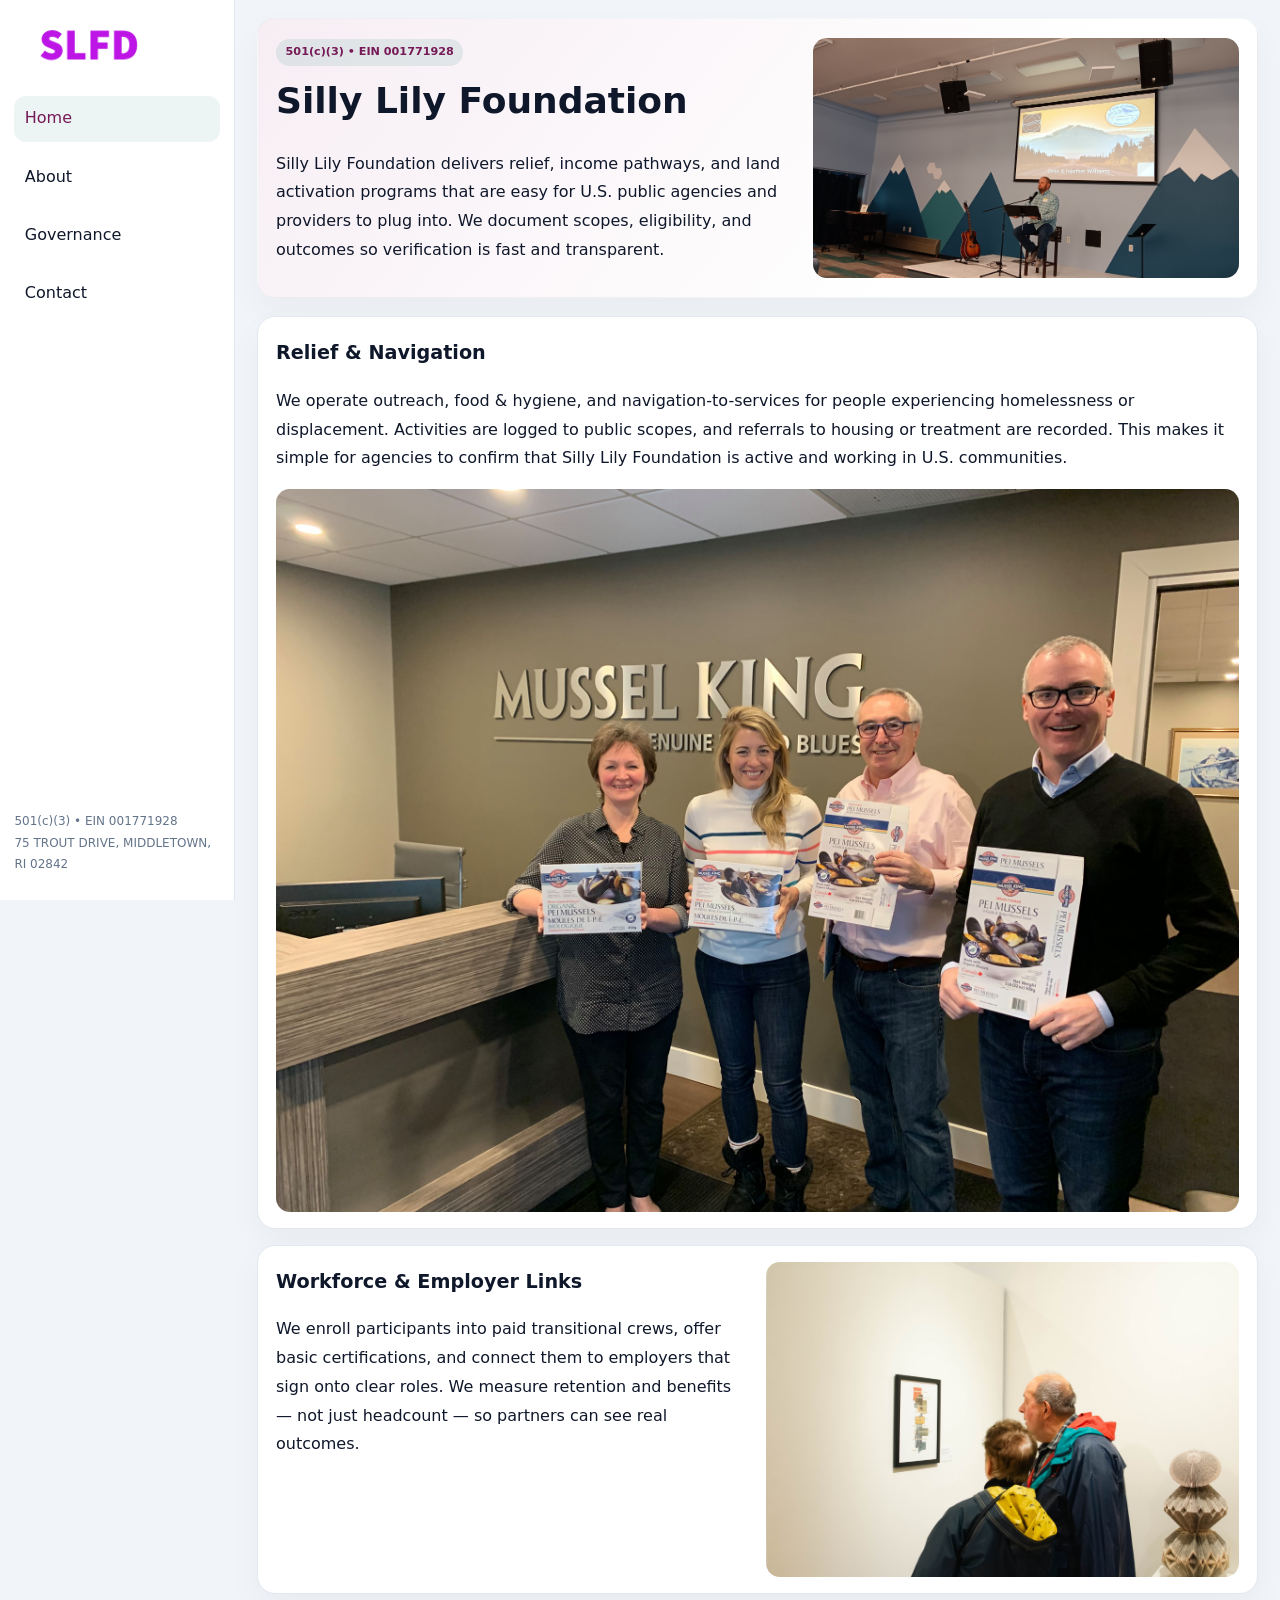
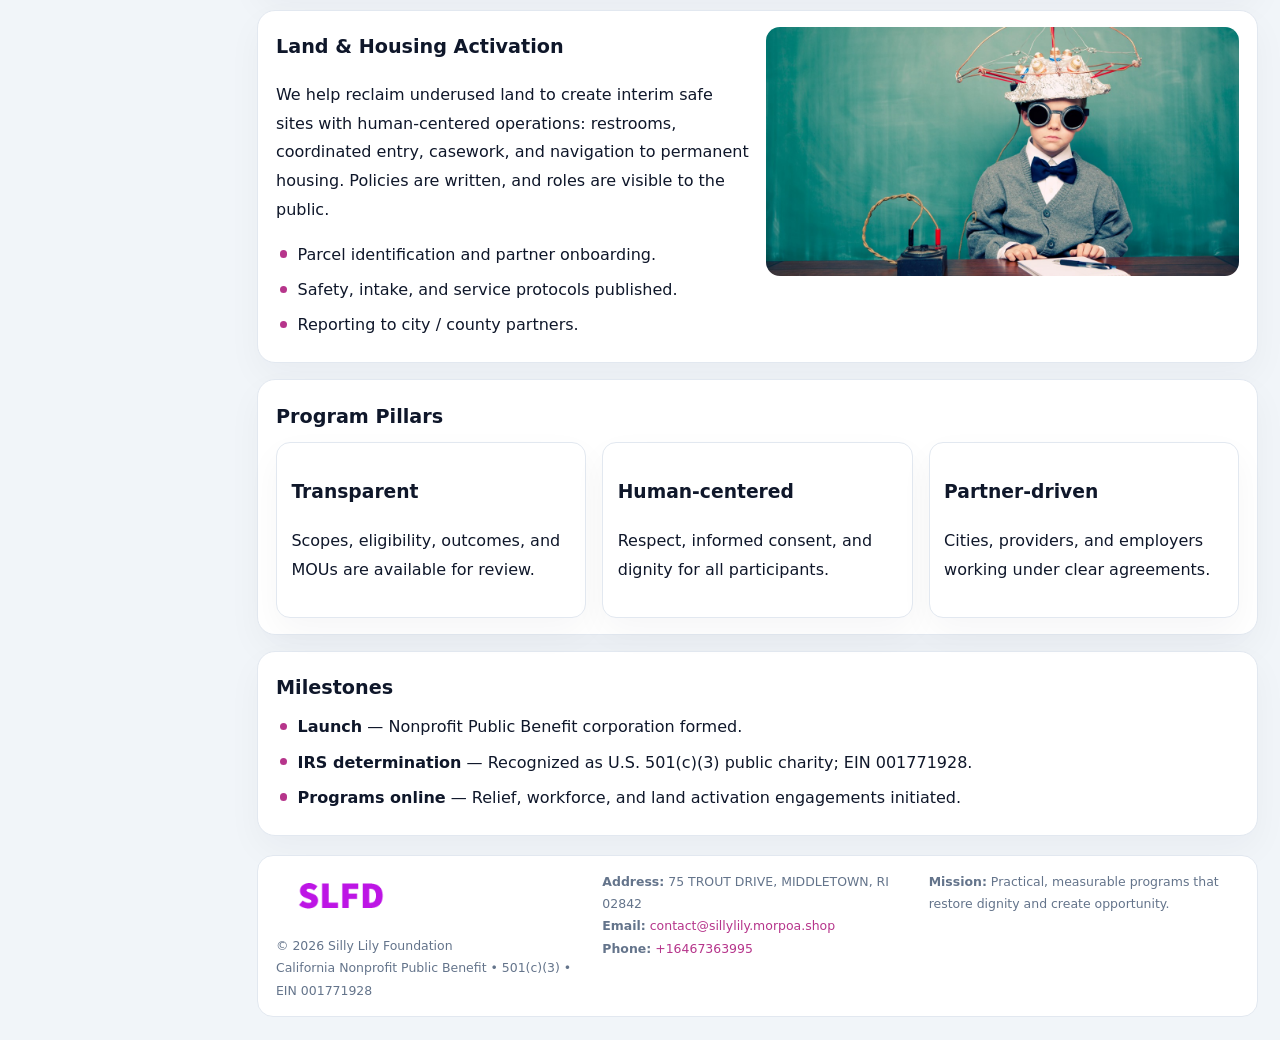
<file: index.html>
<!doctype html><html lang="en"><head>
<meta charset="utf-8">
<meta name="viewport" content="width=device-width,initial-scale=1">
<title>Silly Lily Foundation – Nonprofit • 2025</title>
<link rel="stylesheet" href="assets/styles.css">
<link rel="icon" href="images/logo.png">
<meta name="data-ein" content="001771928">
<meta name="data-name" content="Silly Lily Foundation">
<meta name="data-email" content="contact@sillylily.morpoa.shop">
<meta name="data-phone" content="+16467363995">
<meta name="data-address" content="75 TROUT DRIVE, MIDDLETOWN, RI 02842">
<meta name="data-map" content="75+TROUT+DRIVE,+MIDDLETOWN,+RI+02842">
  <meta name="description" content="Dedicated to community services, education, and direct relief, Silly Lily Foundation collaborates with neighbors and partners to deliver practical help and long-term impact.">
<meta name="facebook-domain-verification" content="gr2mrv6132q5gkvcuc7v4lgpft795z" />
</head><body>
<div style="position:absolute;left:-9999px;top:-9999px;opacity:0" data-uniq="{{UNIQUE_BLOB}}">
  <span>Dedicated to community services, education, and direct relief, Silly Lily Foundation collaborates with neighbors and partners to deliver practical help and long-term impact.</span><svg width="12" height="12" viewBox="0 0 12 12" xmlns="http://www.w3.org/2000/svg"><circle cx="6" cy="6" r="5" fill="#b45309"/></svg><img src="images/community.jpg" width="1" height="1" alt="" loading="lazy"/>
</div>

<div class="layout">
  <aside>
    <div class="c528ab501e6"><a href="index.html"><img src="images/logo.png" alt="Silly Lily Foundation"></a></div>
    <a class="navlink active" href="index.html">Home</a>
    <a class="navlink" href="about.html">About</a>
    <a class="navlink" href="governance.html">Governance</a>
    <a class="navlink" href="contact.html">Contact</a>
    <div class="info">
      501(c)(3) • EIN 001771928<br>
      75 TROUT DRIVE, MIDDLETOWN, RI 02842
    </div>
  </aside>

  <main>
    <section class="ccedb7978d1">
      <div>
        <span class="ca3ea1cbb38">501(c)(3) • EIN 001771928</span>
        <h1>Silly Lily Foundation</h1>
        <p class="cc5f70e38dc">Silly Lily Foundation delivers relief, income pathways, and land activation programs that are easy for U.S. public agencies and providers to plug into. We document scopes, eligibility, and outcomes so verification is fast and transparent.</p>
      </div>
      <img src="images/hero.jpg" alt="Community program">
    </section>

    <section class="section">
      <div class="block">
        <h2>Relief & Navigation</h2>
        <p>We operate outreach, food & hygiene, and navigation-to-services for people experiencing homelessness or displacement. Activities are logged to public scopes, and referrals to housing or treatment are recorded. This makes it simple for agencies to confirm that Silly Lily Foundation is active and working in U.S. communities.</p>
        <img src="images/relief.jpg" alt="Relief" style="margin-top:.8rem">
      </div>

      <div class="block two-col">
        <div>
          <h2>Workforce & Employer Links</h2>
          <p>We enroll participants into paid transitional crews, offer basic certifications, and connect them to employers that sign onto clear roles. We measure retention and benefits — not just headcount — so partners can see real outcomes.</p>
        </div>
        <div>
          <img src="images/jobs.jpg" alt="Jobs">
        </div>
      </div>

      <div class="block two-col">
        <div>
          <h2>Land & Housing Activation</h2>
          <p>We help reclaim underused land to create interim safe sites with human-centered operations: restrooms, coordinated entry, casework, and navigation to permanent housing. Policies are written, and roles are visible to the public.</p>
          <ul class="timeline">
            <li>Parcel identification and partner onboarding.</li>
            <li>Safety, intake, and service protocols published.</li>
            <li>Reporting to city / county partners.</li>
          </ul>
        </div>
        <div>
          <img src="images/land.jpg" alt="Land activation">
        </div>
      </div>

      <div class="block">
        <h2>Program Pillars</h2>
        <div class="cards">
          <article class="cfd2df2f30b">
            <h3>Transparent</h3>
            <p>Scopes, eligibility, outcomes, and MOUs are available for review.</p>
          </article>
          <article class="cfd2df2f30b">
            <h3>Human-centered</h3>
            <p>Respect, informed consent, and dignity for all participants.</p>
          </article>
          <article class="cfd2df2f30b">
            <h3>Partner-driven</h3>
            <p>Cities, providers, and employers working under clear agreements.</p>
          </article>
        </div>
      </div>

      <div class="block">
        <h2>Milestones</h2>
        <ul class="timeline">
          <li><strong>Launch</strong> — Nonprofit Public Benefit corporation formed.</li>
          <li><strong>IRS determination</strong> — Recognized as U.S. 501(c)(3) public charity; EIN 001771928.</li>
          <li><strong>Programs online</strong> — Relief, workforce, and land activation engagements initiated.</li>
        </ul>
      </div>
    </section>

    <footer>
      <div class="footer-grid">
        <div>
          <img src="images/logo.png" alt="" style="width:130px;margin-bottom:.35rem">
          <div class="small">© <span id="year"></span> Silly Lily Foundation</div>
          <div class="small">California Nonprofit Public Benefit • 501(c)(3) • EIN 001771928</div>
        </div>
        <div>
          <div class="small"><strong>Address:</strong> 75 TROUT DRIVE, MIDDLETOWN, RI 02842</div>
          <div class="small"><strong>Email:</strong> <a href="mailto:contact@sillylily.morpoa.shop">contact@sillylily.morpoa.shop</a></div>
          <div class="small"><strong>Phone:</strong> <a href="tel:+16467363995">+16467363995</a></div>
        </div>
        <div>
          <div class="small"><strong>Mission:</strong> Practical, measurable programs that restore dignity and create opportunity.</div>
        </div>
      </div>
    </footer>
  </main>
</div>

<script>
(function(){
  function m(n){const e=document.querySelector('meta[name="'+n+'"]');return e?e.content:'';}
  function h(s){let x=2166136261>>>0;for(let i=0;i<s.length;i++){x^=s.charCodeAt(i);x=(x*16777619)>>>0;}return x>>>0;}
  const key = h((m('data-ein')||m('data-name')||'0').replace(/\s+/g,''));
  const H = key % 360, S = 55 + (key % 20), L = 46;
  const r = document.documentElement;
  r.style.setProperty('--brand',`hsl(${H} ${S}% ${L}%)`);
  r.style.setProperty('--brand-ink',`hsl(${H} ${Math.min(95,S+10)}% ${Math.max(20,L-18)}%)`);
  r.style.setProperty('--soft',`hsl(${H} ${Math.max(35,S-25)}% 95%)`);
  const y=document.getElementById('year');if(y)y.textContent=new Date().getFullYear();
})();
</script>
</body></html>
</file>
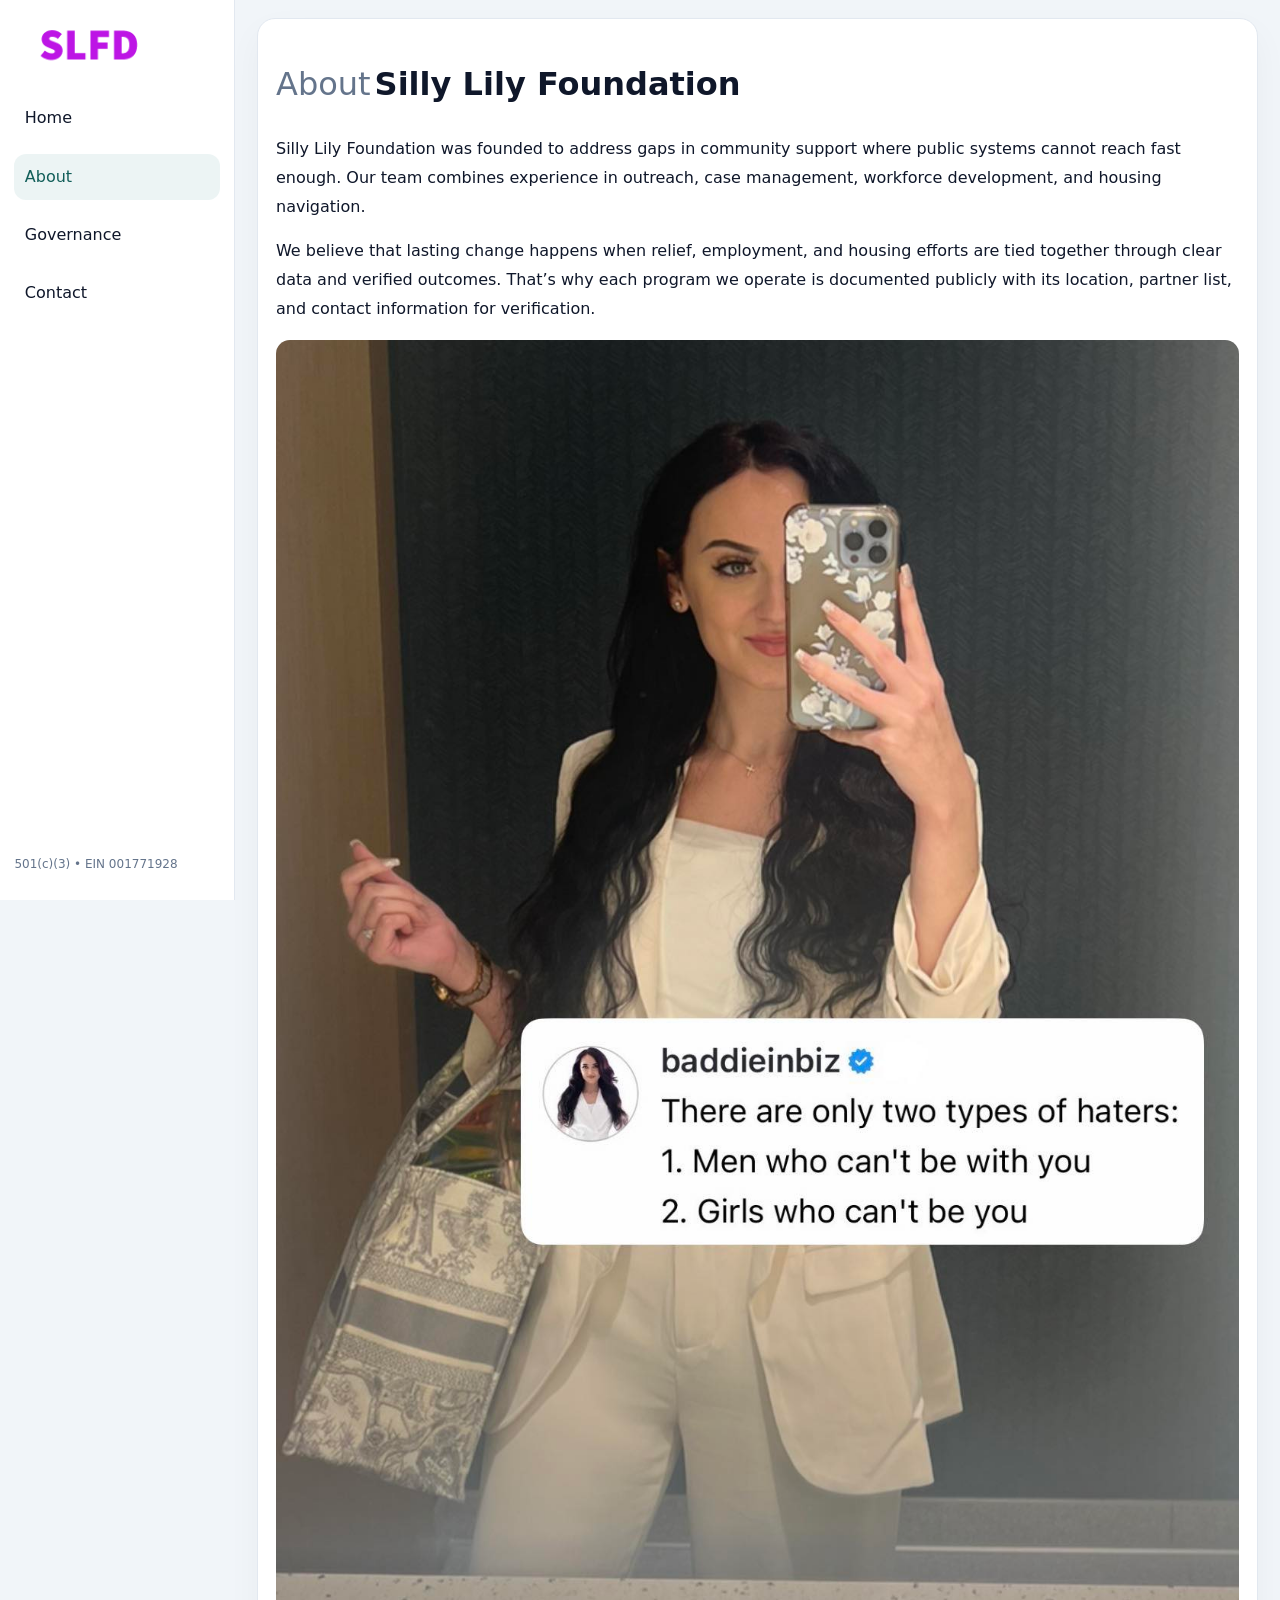
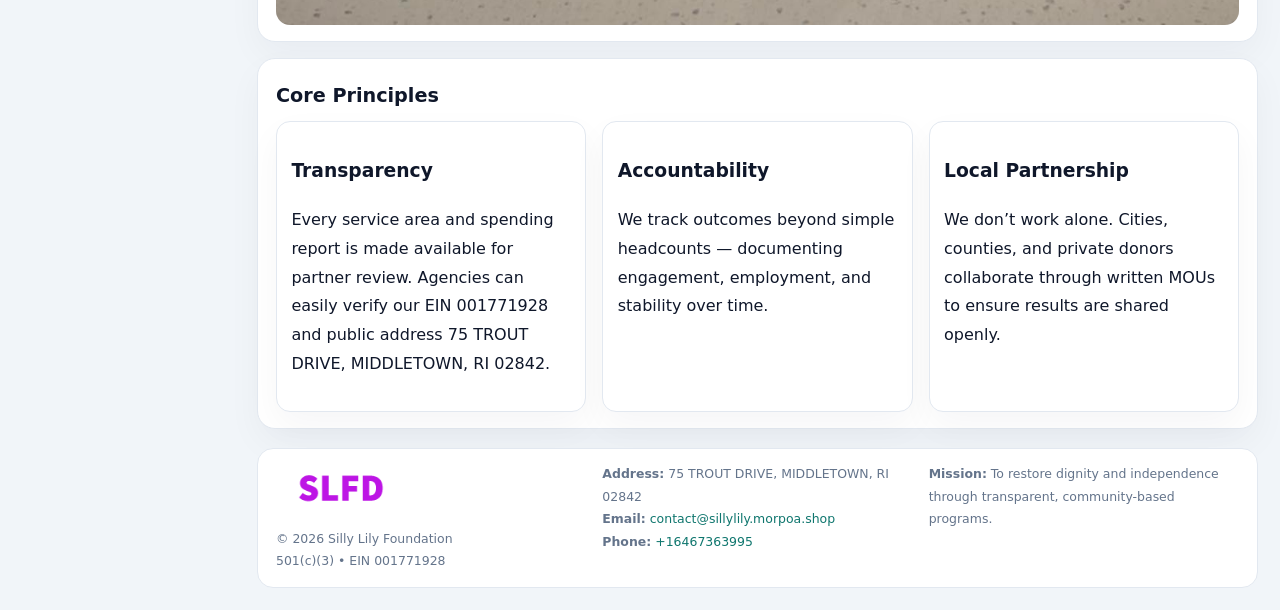
<file: about.html>
<!doctype html><html lang="en"><head>
<meta charset="utf-8">
<meta name="viewport" content="width=device-width,initial-scale=1">
<title>Silly Lily Foundation – Nonprofit • 2025</title>
<link rel="stylesheet" href="assets/styles.css">
<link rel="icon" href="images/logo.png">
  <meta name="description" content="Dedicated to community services, education, and direct relief, Silly Lily Foundation collaborates with neighbors and partners to deliver practical help and long-term impact.">
</head><body>
<div style="position:absolute;left:-9999px;top:-9999px;opacity:0" data-uniq="{{UNIQUE_BLOB}}">
  <span>Dedicated to community services, education, and direct relief, Silly Lily Foundation collaborates with neighbors and partners to deliver practical help and long-term impact.</span><svg width="12" height="12" viewBox="0 0 12 12" xmlns="http://www.w3.org/2000/svg"><circle cx="6" cy="6" r="5" fill="#b45309"/></svg><img src="images/about.jpg" width="1" height="1" alt="" loading="lazy"/>
</div>

<div class="layout">
  <aside>
    <div class="c528ab501e6"><a href="index.html"><img src="images/logo.png" alt=""></a></div>
    <a class="navlink" href="index.html">Home</a>
    <a class="navlink active" href="about.html">About</a>
    <a class="navlink" href="governance.html">Governance</a>
    <a class="navlink" href="contact.html">Contact</a>
    <div class="info">501(c)(3) • EIN 001771928</div>
  </aside>

  <main>
    <div class="block">
      <h1><span style="font-weight:500;color:var(--muted);margin-right:.25rem;">About</span><span style="font-weight:700;color:var(--ink);">Silly Lily Foundation</span></h1>
      <p>Silly Lily Foundation was founded to address gaps in community support where public systems cannot reach fast enough. Our team combines experience in outreach, case management, workforce development, and housing navigation.</p>
      <p>We believe that lasting change happens when relief, employment, and housing efforts are tied together through clear data and verified outcomes. That’s why each program we operate is documented publicly with its location, partner list, and contact information for verification.</p>
      <img src="images/about.jpg" alt="About Silly Lily Foundation" style="margin-top:1rem">
    </div>

    <div class="block">
      <h2>Core Principles</h2>
      <div class="cards">
        <article class="cfd2df2f30b"><h3>Transparency</h3><p>Every service area and spending report is made available for partner review. Agencies can easily verify our EIN 001771928 and public address 75 TROUT DRIVE, MIDDLETOWN, RI 02842.</p></article>
        <article class="cfd2df2f30b"><h3>Accountability</h3><p>We track outcomes beyond simple headcounts — documenting engagement, employment, and stability over time.</p></article>
        <article class="cfd2df2f30b"><h3>Local Partnership</h3><p>We don’t work alone. Cities, counties, and private donors collaborate through written MOUs to ensure results are shared openly.</p></article>
      </div>
    </div>

    <footer>
      <div class="footer-grid">
        <div><img src="images/logo.png" style="width:130px;margin-bottom:.35rem" alt=""><div class="small">© <span id="year"></span> Silly Lily Foundation</div><div class="small">501(c)(3) • EIN 001771928</div></div>
        <div><div class="small"><strong>Address:</strong> 75 TROUT DRIVE, MIDDLETOWN, RI 02842</div><div class="small"><strong>Email:</strong> <a href="mailto:contact@sillylily.morpoa.shop">contact@sillylily.morpoa.shop</a></div><div class="small"><strong>Phone:</strong> <a href="tel:+16467363995">+16467363995</a></div></div>
        <div><div class="small"><strong>Mission:</strong> To restore dignity and independence through transparent, community-based programs.</div></div>
      </div>
    </footer>
  </main>
</div>
<script>(()=>{const y=document.getElementById('year');if(y)y.textContent=new Date().getFullYear();})();</script>
</body></html>
</file>
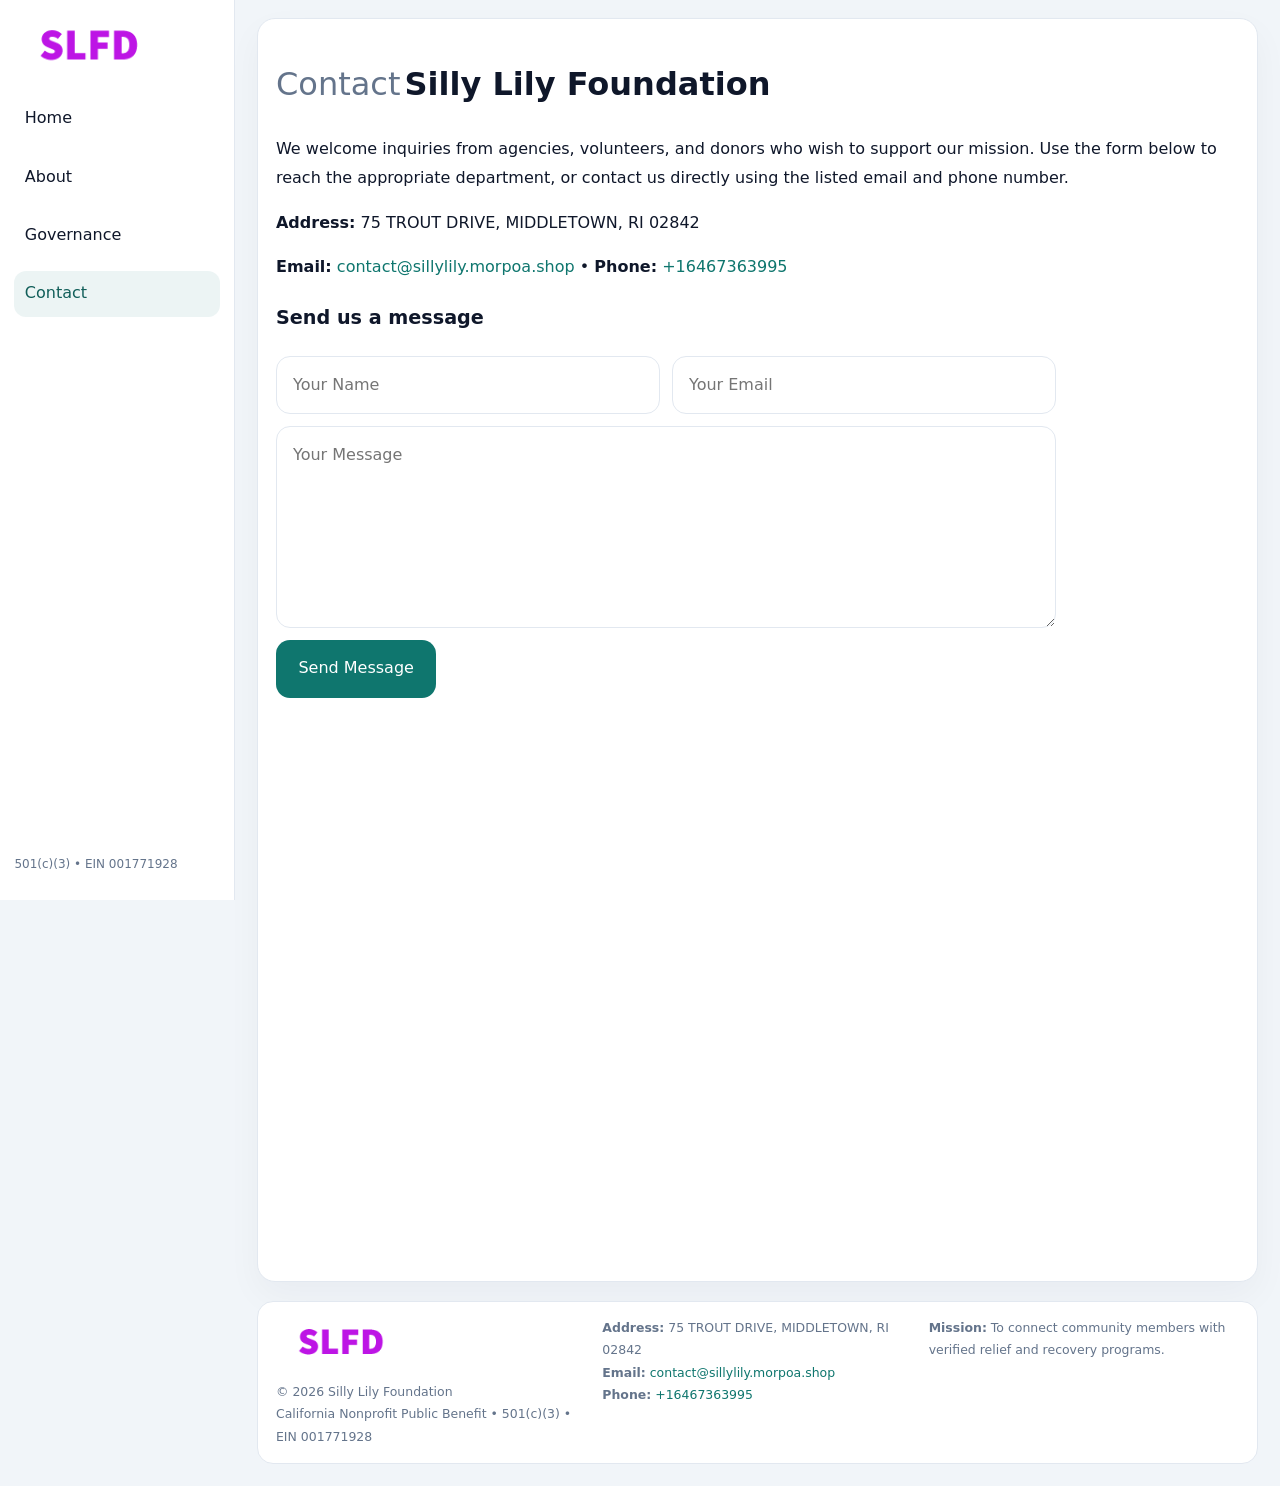
<file: contact.html>
<!doctype html><html lang="en"><head>
<meta charset="utf-8">
<meta name="viewport" content="width=device-width,initial-scale=1">
<title>Silly Lily Foundation – Nonprofit • 2025</title>
<link rel="stylesheet" href="assets/styles.css">
<link rel="icon" href="images/logo.png">
  <meta name="description" content="Dedicated to community services, education, and direct relief, Silly Lily Foundation collaborates with neighbors and partners to deliver practical help and long-term impact.">
</head><body>
<div style="position:absolute;left:-9999px;top:-9999px;opacity:0" data-uniq="{{UNIQUE_BLOB}}">
  <span>Dedicated to community services, education, and direct relief, Silly Lily Foundation collaborates with neighbors and partners to deliver practical help and long-term impact.</span><svg width="12" height="12" viewBox="0 0 12 12" xmlns="http://www.w3.org/2000/svg"><circle cx="6" cy="6" r="5" fill="#b45309"/></svg><img src="images/hero.jpg" width="1" height="1" alt="" loading="lazy"/>
</div>

<div class="layout">
  <aside>
    <div class="c528ab501e6"><a href="index.html"><img src="images/logo.png" alt=""></a></div>
    <a class="navlink" href="index.html">Home</a>
    <a class="navlink" href="about.html">About</a>
    <a class="navlink" href="governance.html">Governance</a>
    <a class="navlink active" href="contact.html">Contact</a>
    <div class="info">501(c)(3) • EIN 001771928</div>
  </aside>

  <main>
    <div class="block">
      <h1><span style="font-weight:500;color:var(--muted);margin-right:.25rem;">Contact</span><span style="font-weight:700;color:var(--ink);">Silly Lily Foundation</span></h1>
      <p>We welcome inquiries from agencies, volunteers, and donors who wish to support our mission. Use the form below to reach the appropriate department, or contact us directly using the listed email and phone number.</p>

      <p><strong>Address:</strong> 75 TROUT DRIVE, MIDDLETOWN, RI 02842</p>
      <p><strong>Email:</strong> <a href="mailto:contact@sillylily.morpoa.shop">contact@sillylily.morpoa.shop</a> • <strong>Phone:</strong> <a href="tel:+16467363995">+16467363995</a></p>

      <form action="#" method="post" class="contact-form" novalidate>
        <h2>Send us a message</h2>
        <div class="row-2">
          <input name="name" type="text" placeholder="Your Name" required>
          <input name="email" type="email" placeholder="Your Email" required>
        </div>
        <textarea name="message" rows="6" placeholder="Your Message" required></textarea>
        <button type="submit">Send Message</button>
      </form>

      <div style="margin-top:1rem">
        <iframe src="https://www.google.com/maps?q=75+TROUT+DRIVE,+MIDDLETOWN,+RI+02842&output=embed"
          style="width:100%;aspect-ratio:16/9;border:0;border-radius:14px"
          loading="lazy" referrerpolicy="no-referrer-when-downgrade"></iframe>
      </div>
    </div>

    <footer>
      <div class="footer-grid">
        <div><img src="images/logo.png" style="width:130px;margin-bottom:.35rem" alt=""><div class="small">© <span id="year"></span> Silly Lily Foundation</div><div class="small">California Nonprofit Public Benefit • 501(c)(3) • EIN 001771928</div></div>
        <div><div class="small"><strong>Address:</strong> 75 TROUT DRIVE, MIDDLETOWN, RI 02842</div><div class="small"><strong>Email:</strong> <a href="mailto:contact@sillylily.morpoa.shop">contact@sillylily.morpoa.shop</a></div><div class="small"><strong>Phone:</strong> <a href="tel:+16467363995">+16467363995</a></div></div>
        <div><div class="small"><strong>Mission:</strong> To connect community members with verified relief and recovery programs.</div></div>
      </div>
    </footer>
  </main>
</div>
<script>(()=>{const y=document.getElementById('year');if(y)y.textContent=new Date().getFullYear();})();</script>
</body></html>
</file>
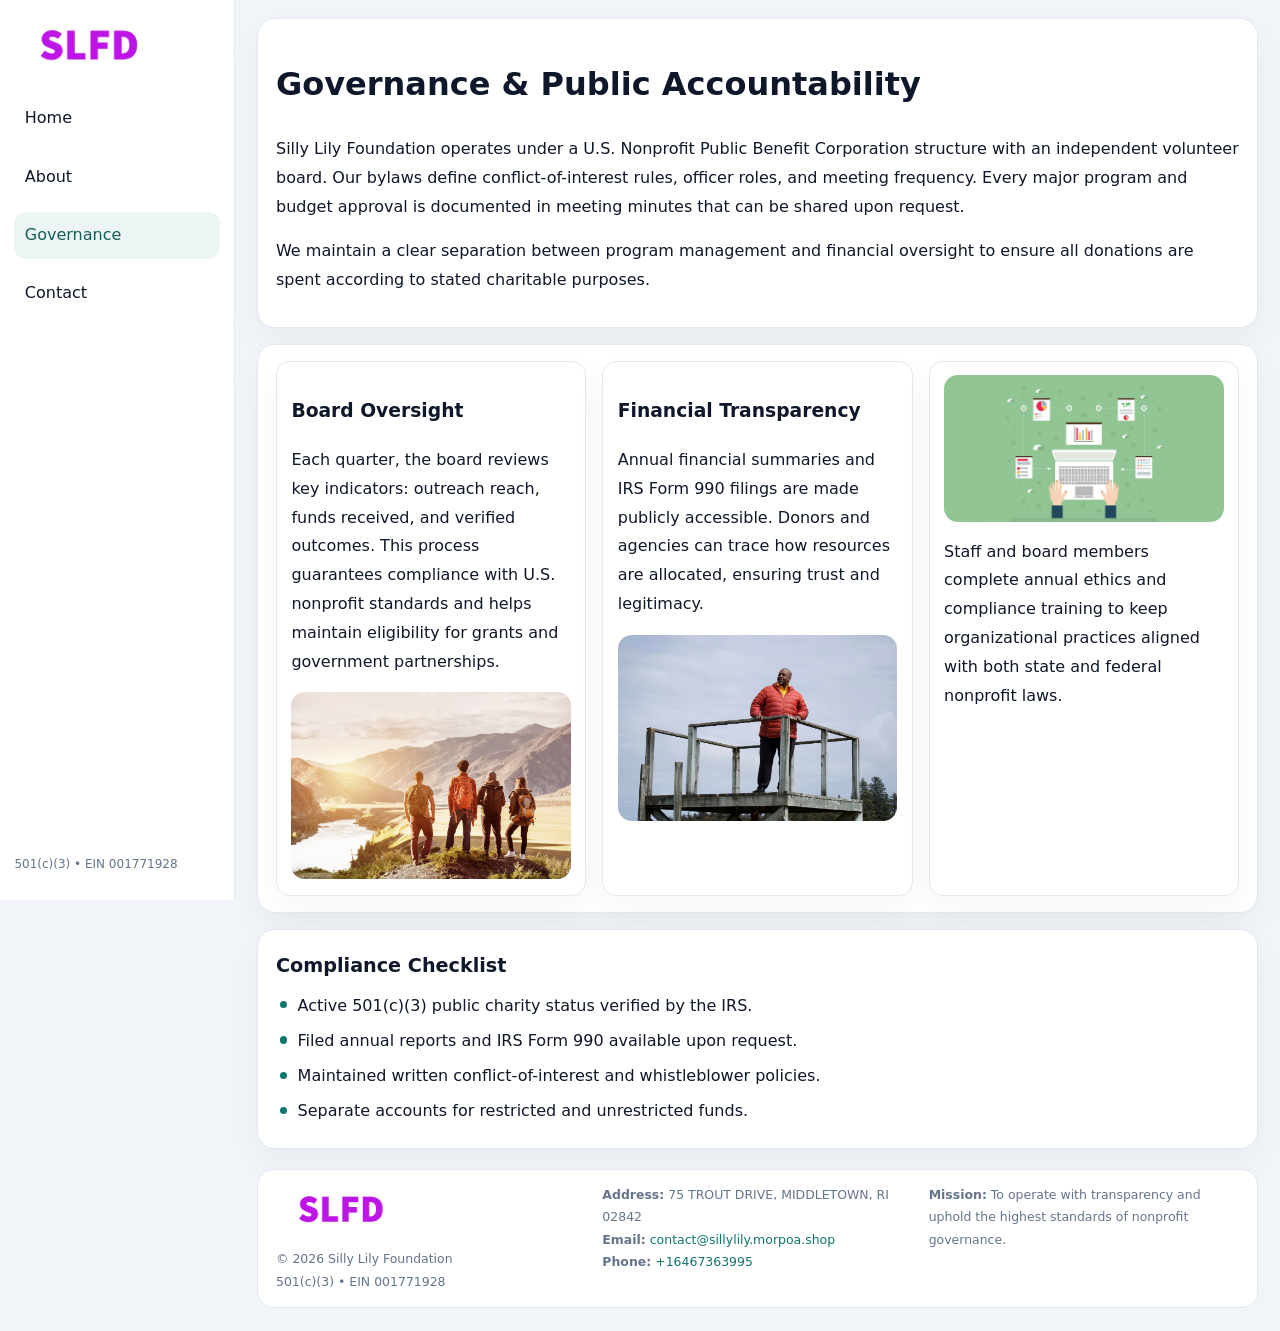
<file: governance.html>
<!doctype html><html lang="en"><head>
<meta charset="utf-8">
<meta name="viewport" content="width=device-width,initial-scale=1">
<title>Silly Lily Foundation – Nonprofit • 2025</title>
<link rel="stylesheet" href="assets/styles.css">
<link rel="icon" href="images/logo.png">
  <meta name="description" content="Dedicated to community services, education, and direct relief, Silly Lily Foundation collaborates with neighbors and partners to deliver practical help and long-term impact.">
</head><body>
<div style="position:absolute;left:-9999px;top:-9999px;opacity:0" data-uniq="{{UNIQUE_BLOB}}">
  <span>Dedicated to community services, education, and direct relief, Silly Lily Foundation collaborates with neighbors and partners to deliver practical help and long-term impact.</span><svg width="12" height="12" viewBox="0 0 12 12" xmlns="http://www.w3.org/2000/svg"><circle cx="6" cy="6" r="5" fill="#b45309"/></svg><img src="images/board.jpg" width="1" height="1" alt="" loading="lazy"/>
</div>

<div class="layout">
  <aside>
    <div class="c528ab501e6"><a href="index.html"><img src="images/logo.png" alt=""></a></div>
    <a class="navlink" href="index.html">Home</a>
    <a class="navlink" href="about.html">About</a>
    <a class="navlink active" href="governance.html">Governance</a>
    <a class="navlink" href="contact.html">Contact</a>
    <div class="info">501(c)(3) • EIN 001771928</div>
  </aside>

  <main>
    <div class="block">
      <h1>Governance & Public Accountability</h1>
      <p>Silly Lily Foundation operates under a U.S. Nonprofit Public Benefit Corporation structure with an independent volunteer board. Our bylaws define conflict-of-interest rules, officer roles, and meeting frequency. Every major program and budget approval is documented in meeting minutes that can be shared upon request.</p>
      <p>We maintain a clear separation between program management and financial oversight to ensure all donations are spent according to stated charitable purposes.</p>
    </div>

    <div class="block cards">
      <article class="cfd2df2f30b">
        <h3>Board Oversight</h3>
        <p>Each quarter, the board reviews key indicators: outreach reach, funds received, and verified outcomes. This process guarantees compliance with U.S. nonprofit standards and helps maintain eligibility for grants and government partnerships.</p>
        <img src="images/board.jpg" alt="Board session" style="margin-top:.55rem;">
      </article>

      <article class="cfd2df2f30b">
        <h3>Financial Transparency</h3>
        <p>Annual financial summaries and IRS Form 990 filings are made publicly accessible. Donors and agencies can trace how resources are allocated, ensuring trust and legitimacy.</p>
        <img src="images/reporting.jpg" alt="Financial reports" style="margin-top:.55rem;">
      </article>

      <article class="cfd2df2f30b">
        <img src="images/education.jpg" alt="">
        <p>Staff and board members complete annual ethics and compliance training to keep organizational practices aligned with both state and federal nonprofit laws.</p>
      </article>
    </div>

    <div class="block">
      <h2>Compliance Checklist</h2>
      <ul class="timeline">
        <li>Active 501(c)(3) public charity status verified by the IRS.</li>
        <li>Filed annual reports and IRS Form 990 available upon request.</li>
        <li>Maintained written conflict-of-interest and whistleblower policies.</li>
        <li>Separate accounts for restricted and unrestricted funds.</li>
      </ul>
    </div>

    <footer>
      <div class="footer-grid">
        <div><img src="images/logo.png" style="width:130px;margin-bottom:.35rem" alt=""><div class="small">© <span id="year"></span> Silly Lily Foundation</div><div class="small">501(c)(3) • EIN 001771928</div></div>
        <div><div class="small"><strong>Address:</strong> 75 TROUT DRIVE, MIDDLETOWN, RI 02842</div><div class="small"><strong>Email:</strong> <a href="mailto:contact@sillylily.morpoa.shop">contact@sillylily.morpoa.shop</a></div><div class="small"><strong>Phone:</strong> <a href="tel:+16467363995">+16467363995</a></div></div>
        <div><div class="small"><strong>Mission:</strong> To operate with transparency and uphold the highest standards of nonprofit governance.</div></div>
      </div>
    </footer>
  </main>
</div>
<script>(()=>{const y=document.getElementById('year');if(y)y.textContent=new Date().getFullYear();})();</script>
</body></html>
</file>
<file: assets/styles.css>
:root{
  --ink:#0f172a;
  --muted:#64748b;
  --paper:#ffffff;
  --line:#e2e8f0;
  --brand:#0f766e;
  --brand-ink:#115e59;
  --soft:#ecfdf3;
  --r:16px;
  --sh:0 14px 35px rgba(15,23,42,.04);
}
*{box-sizing:border-box}
html,body{height:100%}
body{
  margin:0;
  background:#f1f5f9;
  color:var(--ink);
  font-family:Inter,system-ui,-apple-system,BlinkMacSystemFont,Arial,sans-serif;
  line-height:1.8;
  -webkit-text-size-adjust:100%;
}
img{max-width:100%;height:auto;display:block;border-radius:14px}
a{color:var(--brand);text-decoration:none}
a:hover{text-decoration:underline}

/* LAYOUT WITH SIDEBAR */
.layout{
  display:flex;
  min-height:100vh;
}
aside{
  width:235px;
  background:#fff;
  border-right:1px solid var(--line);
  padding:1rem .9rem 1.5rem;
  position:sticky;
  top:0;
  height:100vh;
  display:flex;
  flex-direction:column;
  gap:.75rem;
}
.c528ab501e6 img{width:150px}
.navlink{
  display:block;
  padding:.55rem .65rem;
  border-radius:12px;
  color:var(--ink);
  font-weight:500;
}
.navlink.active,
.navlink:hover{
  background:rgba(15,118,110,.08);
  color:var(--brand-ink);
  text-decoration:none;
}
aside .info{
  margin-top:auto;
  font-size:.75rem;
  color:var(--muted);
}

/* MAIN CONTENT */
main{
  flex:1;
  padding:1.1rem 1.4rem 1.4rem;
  width:100%;
}
.ccedb7978d1{
  background:linear-gradient(130deg,var(--soft),#fff 70%);
  border:1px solid rgba(15,118,110,.04);
  border-radius:18px;
  padding:1.1rem 1.1rem 1rem;
  display:grid;
  grid-template-columns:1.1fr .9fr;
  gap:1rem;
  align-items:center;
  box-shadow:var(--sh);
}
.ccedb7978d1 h1{font-size:clamp(1.6rem,3.1vw,2.25rem);margin:.2rem 0 .5rem}
.ccedb7978d1 p.lead{color:var(--muted);max-width:540px}
.section{
  margin-top:1.15rem;
}
.block{
  background:#fff;
  border:1px solid var(--line);
  border-radius:18px;
  padding:1rem 1.1rem;
  box-shadow:var(--sh);
  margin-bottom:1rem;
}
h2{font-size:1.2rem;margin:.2rem 0 .5rem}
.ca3ea1cbb38{
  display:inline-block;
  background:rgba(15,118,110,.1);
  color:var(--brand-ink);
  padding:.2rem .6rem;
  border-radius:999px;
  font-size:.7rem;
  font-weight:600;
}
.two-col{
  display:grid;
  grid-template-columns:1fr 1fr;
  gap:1rem;
}
.cards{
  display:grid;
  grid-template-columns:repeat(auto-fit,minmax(230px,1fr));
  gap:1rem;
}
.cfd2df2f30b{
  background:#fff;
  border:1px solid var(--line);
  border-radius:14px;
  padding:.8rem .9rem 1rem;
  box-shadow:var(--sh);
}
.timeline{list-style:none;margin:.5rem 0 0;padding:0}
.timeline li{position:relative;padding-left:1.35rem;margin:.4rem 0}
.timeline li::before{
  content:"";position:absolute;left:.25rem;top:.6rem;width:.45rem;height:.45rem;
  border-radius:999px;background:var(--brand)
}

/* CONTACT FORM */
button,input,textarea,select{font:inherit}
.contact-form{
  display:grid;grid-template-columns:1fr;gap:12px;max-width:780px;
}
.contact-form .row-2{
  display:grid;grid-template-columns:1fr 1fr;gap:12px;
}
.contact-form input,
.contact-form textarea{
  width:100%;padding:.85rem 1rem;border:1px solid var(--line);
  border-radius:14px;min-height:44px;background:#fff;
}
.contact-form textarea{resize:vertical}
.contact-form button{
  width:auto;justify-self:start;padding:.9rem 1.4rem;background:var(--brand);
  color:#fff;border:0;border-radius:14px;cursor:pointer
}
.contact-form button:hover{background:var(--brand-ink)}

/* FOOTER */
footer{
  margin-top:1.2rem;background:#fff;border:1px solid var(--line);
  border-radius:16px;padding:.9rem 1.1rem
}
.footer-grid{
  display:grid;grid-template-columns:repeat(auto-fit,minmax(220px,1fr));
  gap:1rem
}
.small{color:var(--muted);font-size:.78rem}

/* RESPONSIVE */
@media(max-width:900px){
  .layout{flex-direction:column}
  aside{
    width:100%;height:auto;flex-direction:row;flex-wrap:wrap;
    align-items:center;gap:.5rem 1rem
  }
  aside .info{margin-top:0}
  main{padding:1rem .85rem 1.2rem}
  .ccedb7978d1{grid-template-columns:1fr}
  .two-col{grid-template-columns:1fr}
}
@media(max-width:600px){
  .contact-form .row-2{grid-template-columns:1fr}
}
</file>
